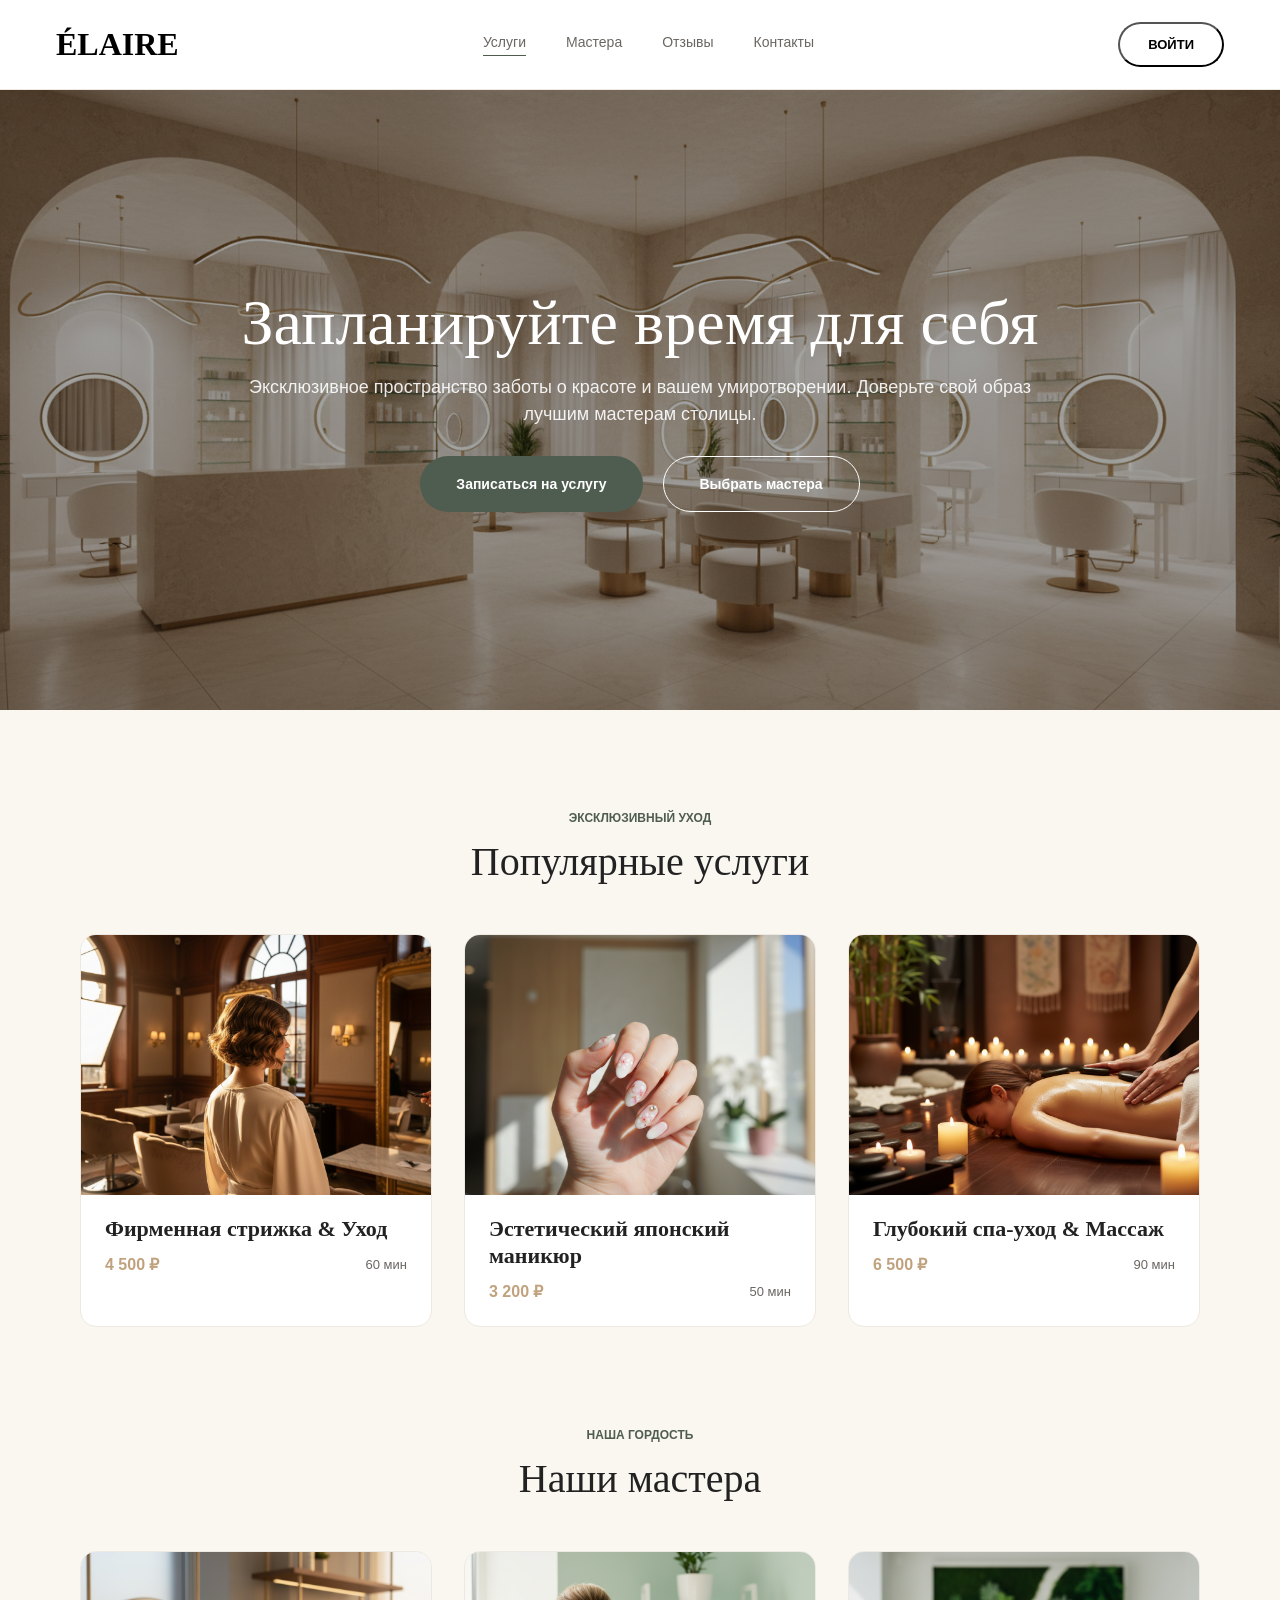
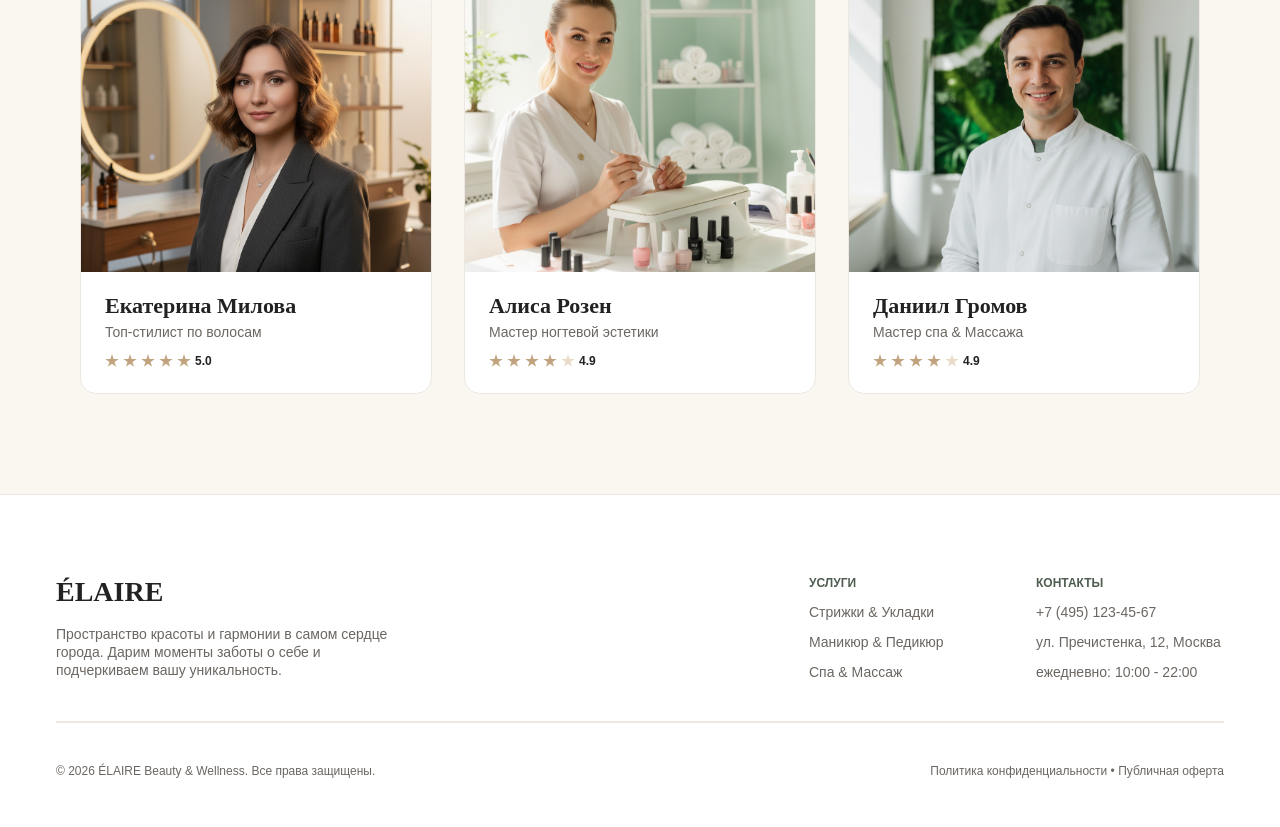
<file: frontend-1-complete/index.html>
<!DOCTYPE html>
<html lang="ru">
  <head>
    <meta charset="UTF-8" />
    <link rel="icon" type="image/svg+xml" href="/favicon.svg" />
    <meta name="viewport" content="width=device-width, initial-scale=1.0" />
    <title>ÉLAIRE — Салон услуг</title>
    <link rel="stylesheet" href="home.css" />
  </head>
  <body>
    <div class="page">
      <!-- header -->
      <header class="header">
        <div class="logo">
          <span class="logo-text">ÉLAIRE</span>
        </div>
        <nav class="nav-links">
          <div class="nav-item active"><a href="#">Услуги</a></div>
          <div class="nav-item"><a href="#">Мастера</a></div>
          <div class="nav-item"><a href="#">Отзывы</a></div>
          <div class="nav-item"><a href="#">Контакты</a></div>
        </nav>
        <button class="login-button"><span>Войти</span></button>
      </header>

      <!-- hero -->
      <section class="hero">
        <div class="hero-text-container">
          <h1 class="hero-title">Запланируйте время для себя</h1>
          <p class="hero-desc">
            Эксклюзивное пространство заботы о красоте и вашем умиротворении.
            Доверьте свой образ лучшим мастерам столицы.
          </p>
        </div>
        <div class="hero-ctas">
          <button
            class="cta-service"
            onclick="window.location.href='services.html'"
          >
            Записаться на услугу
          </button>
          <button class="cta-master">Выбрать мастера</button>
        </div>
      </section>

      <!-- popular services -->
      <section class="popular-services">
        <div class="section-header">
          <span class="section-tag">Эксклюзивный уход</span>
          <h2 class="section-title">Популярные услуги</h2>
        </div>
        <div class="services-grid">
          <article class="service-card">
            <div
              class="service-card-image"
              style="background-image: url('images/service-haircut.png')"
            ></div>
            <div class="service-card-body">
              <h3 class="service-card-title">Фирменная стрижка &amp; Уход</h3>
              <div class="service-card-meta">
                <span class="price">4 500 ₽</span>
                <span class="duration">60 мин</span>
              </div>
            </div>
          </article>
          <article class="service-card">
            <div
              class="service-card-image"
              style="background-image: url('images/service-manicure.png')"
            ></div>
            <div class="service-card-body">
              <h3 class="service-card-title">Эстетический японский маникюр</h3>
              <div class="service-card-meta">
                <span class="price">3 200 ₽</span>
                <span class="duration">50 мин</span>
              </div>
            </div>
          </article>
          <article class="service-card">
            <div
              class="service-card-image"
              style="background-image: url('images/service-spa.png')"
            ></div>
            <div class="service-card-body">
              <h3 class="service-card-title">Глубокий спа-уход &amp; Массаж</h3>
              <div class="service-card-meta">
                <span class="price">6 500 ₽</span>
                <span class="duration">90 мин</span>
              </div>
            </div>
          </article>
        </div>
      </section>

      <!-- our masters -->
      <section class="our-masters">
        <div class="section-header">
          <span class="section-tag">Наша гордость</span>
          <h2 class="section-title">Наши мастера</h2>
        </div>
        <div class="masters-grid">
          <article class="master-card">
            <div
              class="master-card-image"
              style="background-image: url('images/master-ekaterina.png')"
            ></div>
            <div class="master-card-body">
              <div class="master-info">
                <h3 class="master-name">Екатерина Милова</h3>
                <span class="master-role">Топ-стилист по волосам</span>
              </div>
              <div class="stars">
                <span class="star"></span>
                <span class="star"></span>
                <span class="star"></span>
                <span class="star"></span>
                <span class="star"></span>
                <span class="rating">5.0</span>
              </div>
            </div>
          </article>
          <article class="master-card">
            <div
              class="master-card-image"
              style="background-image: url('images/master-alisa.png')"
            ></div>
            <div class="master-card-body">
              <div class="master-info">
                <h3 class="master-name">Алиса Розен</h3>
                <span class="master-role">Мастер ногтевой эстетики</span>
              </div>
              <div class="stars">
                <span class="star"></span>
                <span class="star"></span>
                <span class="star"></span>
                <span class="star"></span>
                <span class="star star-empty"></span>
                <span class="rating">4.9</span>
              </div>
            </div>
          </article>
          <article class="master-card">
            <div
              class="master-card-image"
              style="background-image: url('images/master-daniil.png')"
            ></div>
            <div class="master-card-body">
              <div class="master-info">
                <h3 class="master-name">Даниил Громов</h3>
                <span class="master-role">Мастер спа &amp; Массажа</span>
              </div>
              <div class="stars">
                <span class="star"></span>
                <span class="star"></span>
                <span class="star"></span>
                <span class="star"></span>
                <span class="star star-empty"></span>
                <span class="rating">4.9</span>
              </div>
            </div>
          </article>
        </div>
      </section>

      <!-- footer -->
      <footer class="footer">
        <div class="footer-top">
          <div class="footer-brand">
            <span class="brand-name">ÉLAIRE</span>
            <span class="brand-desc"
              >Пространство красоты и гармонии в самом сердце города. Дарим
              моменты заботы о себе и подчеркиваем вашу уникальность.</span
            >
          </div>
          <div class="footer-links-row">
            <div class="links-col" style="width: 147px">
              <span class="col-title">Услуги</span>
              <a href="#">Стрижки &amp; Укладки</a>
              <a href="#">Маникюр &amp; Педикюр</a>
              <a href="#">Спа &amp; Массаж</a>
            </div>
            <div class="links-col" style="width: 188px">
              <span class="col-title">Контакты</span>
              <a href="#">+7 (495) 123-45-67</a>
              <a href="#">ул. Пречистенка, 12, Москва</a>
              <a href="#">ежедневно: 10:00 - 22:00</a>
            </div>
          </div>
        </div>
        <div class="footer-line"></div>
        <div class="footer-bottom">
          <span class="copy"
            >© 2026 ÉLAIRE Beauty &amp; Wellness. Все права защищены.</span
          >
          <span class="legal"
            >Политика конфиденциальности • Публичная оферта</span
          >
        </div>
      </footer>
    </div>
  </body>
</html>
</file>
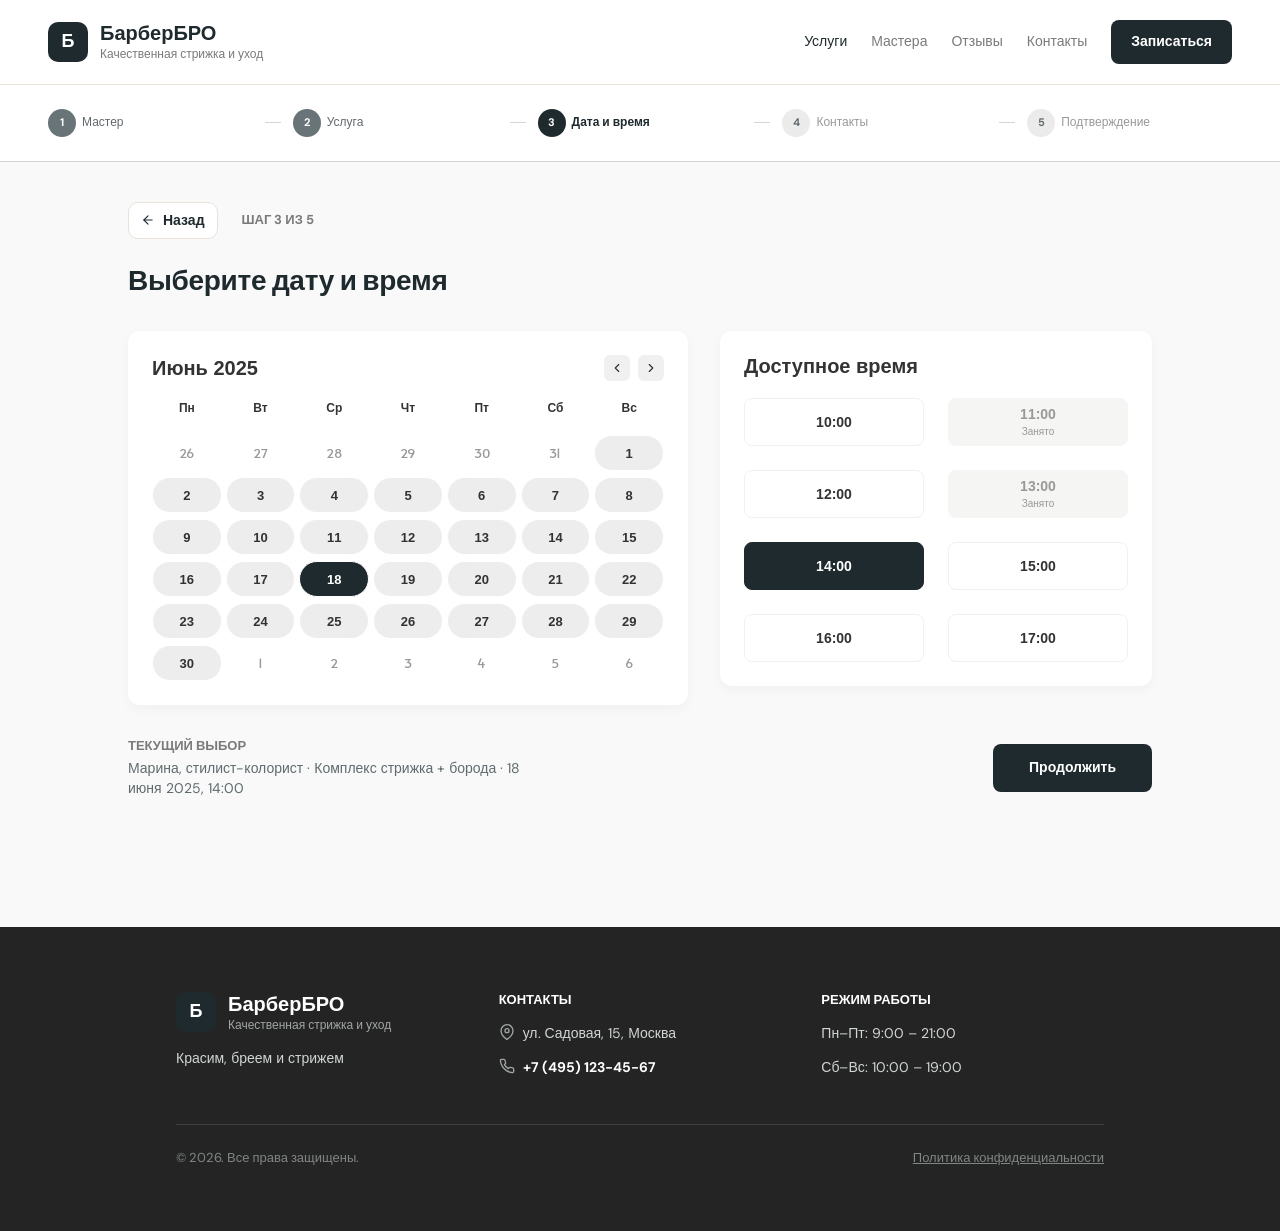
<file: frontend-1-practice/index.html>
<!DOCTYPE html>
<html lang="ru">
<head>
    <meta charset="UTF-8" />
    <meta name="viewport" content="width=device-width, initial-scale=1.0" />
    <title>БарберБРО — Запись</title>

    <link
        href="https://fonts.googleapis.com/css2?family=DM+Sans:wght@400;500;700&family=Alata&display=swap"
        rel="stylesheet"
    />
    <link rel="stylesheet" href="styles.css" />
</head>
<body>
    <!-- HEADER -->
    <header class="header">
        <div class="brand">
            <div class="logo-mark">Б</div>
            <div class="brand-text">
                <h1>БарберБРО</h1>
                <p>Качественная стрижка и уход</p>
            </div>
        </div>

        <nav class="nav">
            <a href="#" class="active">Услуги</a>
            <a href="#">Мастера</a>
            <a href="#">Отзывы</a>
            <a href="#">Контакты</a>
            <button class="btn-book" type="button">Записаться</button>
        </nav>
    </header>

    <!-- STEPPER -->
    <div class="stepper">
        <div class="step">
            <div class="step-num done">1</div>
            <div class="step-label">Мастер</div>
        </div>

        <div class="step-line"></div>

        <div class="step">
            <div class="step-num done">2</div>
            <div class="step-label">Услуга</div>
        </div>

        <div class="step-line"></div>

        <div class="step">
            <div class="step-num active">3</div>
            <div class="step-label active">Дата и время</div>
        </div>

        <div class="step-line"></div>

        <div class="step">
            <div class="step-num">4</div>
            <div class="step-label muted">Контакты</div>
        </div>

        <div class="step-line"></div>

        <div class="step">
            <div class="step-num">5</div>
            <div class="step-label muted">Подтверждение</div>
        </div>
    </div>

    <!-- MAIN -->
    <main class="main">
        <div class="page-head">
            <button class="btn-back" type="button">
                <svg
                    width="14"
                    height="14"
                    viewBox="0 0 24 24"
                    fill="none"
                    stroke="currentColor"
                    stroke-width="2"
                    stroke-linecap="round"
                    stroke-linejoin="round"
                    aria-hidden="true"
                >
                    <line x1="19" y1="12" x2="5" y2="12" />
                    <polyline points="12 19 5 12 12 5" />
                </svg>
                Назад
            </button>

            <span class="step-indicator">Шаг 3 из 5</span>
            <h2>Выберите дату и время</h2>
        </div>

        <div class="layout">
            <!-- CALENDAR -->
            <section class="cal-card" aria-label="Календарь записи">
                <div class="cal-head">
                    <h3>Июнь 2025</h3>

                    <div class="cal-nav">
                        <button type="button" aria-label="Предыдущий месяц">
                            <svg
                                width="14"
                                height="14"
                                viewBox="0 0 24 24"
                                fill="none"
                                stroke="#333"
                                stroke-width="2"
                                stroke-linecap="round"
                                stroke-linejoin="round"
                                aria-hidden="true"
                            >
                                <polyline points="15 18 9 12 15 6" />
                            </svg>
                        </button>

                        <button type="button" aria-label="Следующий месяц">
                            <svg
                                width="14"
                                height="14"
                                viewBox="0 0 24 24"
                                fill="none"
                                stroke="#333"
                                stroke-width="2"
                                stroke-linecap="round"
                                stroke-linejoin="round"
                                aria-hidden="true"
                            >
                                <polyline points="9 18 15 12 9 6" />
                            </svg>
                        </button>
                    </div>
                </div>

                <div class="cal-dow-row" aria-hidden="true">
                    <div class="cal-dow">Пн</div>
                    <div class="cal-dow">Вт</div>
                    <div class="cal-dow">Ср</div>
                    <div class="cal-dow">Чт</div>
                    <div class="cal-dow">Пт</div>
                    <div class="cal-dow">Сб</div>
                    <div class="cal-dow">Вс</div>
                </div>

                <div class="cal-grid">
                    <!-- Май -->
                    <div class="cal-day muted">26</div>
                    <div class="cal-day muted">27</div>
                    <div class="cal-day muted">28</div>
                    <div class="cal-day muted">29</div>
                    <div class="cal-day muted">30</div>
                    <div class="cal-day muted">31</div>

                    <!-- Июнь -->
                    <button class="cal-day" type="button">1</button>
                    <button class="cal-day" type="button">2</button>
                    <button class="cal-day" type="button">3</button>
                    <button class="cal-day" type="button">4</button>
                    <button class="cal-day" type="button">5</button>
                    <button class="cal-day" type="button">6</button>
                    <button class="cal-day" type="button">7</button>
                    <button class="cal-day" type="button">8</button>
                    <button class="cal-day" type="button">9</button>
                    <button class="cal-day" type="button">10</button>
                    <button class="cal-day" type="button">11</button>
                    <button class="cal-day" type="button">12</button>
                    <button class="cal-day" type="button">13</button>
                    <button class="cal-day" type="button">14</button>
                    <button class="cal-day" type="button">15</button>
                    <button class="cal-day" type="button">16</button>
                    <button class="cal-day" type="button">17</button>
                    <button class="cal-day selected" type="button" aria-pressed="true">18</button>
                    <button class="cal-day" type="button">19</button>
                    <button class="cal-day" type="button">20</button>
                    <button class="cal-day" type="button">21</button>
                    <button class="cal-day" type="button">22</button>
                    <button class="cal-day" type="button">23</button>
                    <button class="cal-day" type="button">24</button>
                    <button class="cal-day" type="button">25</button>
                    <button class="cal-day" type="button">26</button>
                    <button class="cal-day" type="button">27</button>
                    <button class="cal-day" type="button">28</button>
                    <button class="cal-day" type="button">29</button>
                    <button class="cal-day" type="button">30</button>

                    <!-- Июль -->
                    <div class="cal-day muted">1</div>
                    <div class="cal-day muted">2</div>
                    <div class="cal-day muted">3</div>
                    <div class="cal-day muted">4</div>
                    <div class="cal-day muted">5</div>
                    <div class="cal-day muted">6</div>
                </div>
            </section>

            <!-- TIME -->
            <section class="time-card" aria-label="Выбор времени">
                <h3>Доступное время</h3>

                <div class="time-grid">
                    <button class="time-slot" type="button">10:00</button>

                    <button class="time-slot busy" type="button" disabled>
                        11:00
                        <span>Занято</span>
                    </button>

                    <button class="time-slot" type="button">12:00</button>

                    <button class="time-slot busy" type="button" disabled>
                        13:00
                        <span>Занято</span>
                    </button>

                    <button class="time-slot selected" type="button" aria-pressed="true">
                        14:00
                    </button>

                    <button class="time-slot" type="button">15:00</button>
                    <button class="time-slot" type="button">16:00</button>
                    <button class="time-slot" type="button">17:00</button>
                </div>
            </section>
        </div>

        <!-- BOTTOM BAR -->
        <div class="bottom">
            <div class="summary">
                <div class="summary-label">Текущий выбор</div>
                <div class="summary-text">
                    Марина, стилист-колорист · Комплекс стрижка + борода ·
                    18 июня 2025, 14:00
                </div>
            </div>

            <button class="btn-continue" type="button">Продолжить</button>
        </div>
    </main>

    <!-- FOOTER -->
    <footer class="footer">
        <div class="footer-grid">
            <div class="footer-col brand-col">
                <div class="brand">
                    <div class="logo-mark">Б</div>

                    <div class="brand-text">
                        <div class="brand-name">БарберБРО</div>
                        <p>Качественная стрижка и уход</p>
                    </div>
                </div>

                <p class="footer-tag">Красим, бреем и стрижем</p>
            </div>

            <div class="footer-col">
                <h4>Контакты</h4>

                <a href="#" class="footer-link">
                    <svg
                        width="16"
                        height="16"
                        viewBox="0 0 24 24"
                        fill="none"
                        stroke="#A0A5A5"
                        stroke-width="2"
                        stroke-linecap="round"
                        stroke-linejoin="round"
                        aria-hidden="true"
                    >
                        <path d="M21 10c0 7-9 13-9 13s-9-6-9-13a9 9 0 0 1 18 0z" />
                        <circle cx="12" cy="10" r="3" />
                    </svg>
                    ул. Садовая, 15, Москва
                </a>

                <a href="tel:+74951234567" class="footer-link phone">
                    <svg
                        width="16"
                        height="16"
                        viewBox="0 0 24 24"
                        fill="none"
                        stroke="#A0A5A5"
                        stroke-width="2"
                        stroke-linecap="round"
                        stroke-linejoin="round"
                        aria-hidden="true"
                    >
                        <path d="M22 16.92v3a2 2 0 0 1-2.18 2 19.79 19.79 0 0 1-8.63-3.07 19.5 19.5 0 0 1-6-6 19.79 19.79 0 0 1-3.07-8.67A2 2 0 0 1 4.11 2h3a2 2 0 0 1 2 1.72 12.84 12.84 0 0 0 .7 2.81 2 2 0 0 1-.45 2.11L8.09 9.91a16 16 0 0 0 6 6l1.27-1.27a2 2 0 0 1 2.11-.45 12.84 12.84 0 0 0 2.81.7A2 2 0 0 1 22 16.92z" />
                    </svg>
                    +7 (495) 123-45-67
                </a>
            </div>

            <div class="footer-col">
                <h4>Режим работы</h4>
                <p>Пн–Пт: 9:00 – 21:00</p>
                <p>Сб–Вс: 10:00 – 19:00</p>
            </div>
        </div>

        <div class="footer-bottom">
            <p>© 2026. Все права защищены.</p>
            <a href="#">Политика конфиденциальности</a>
        </div>
    </footer>
</body>
</html>
</file>
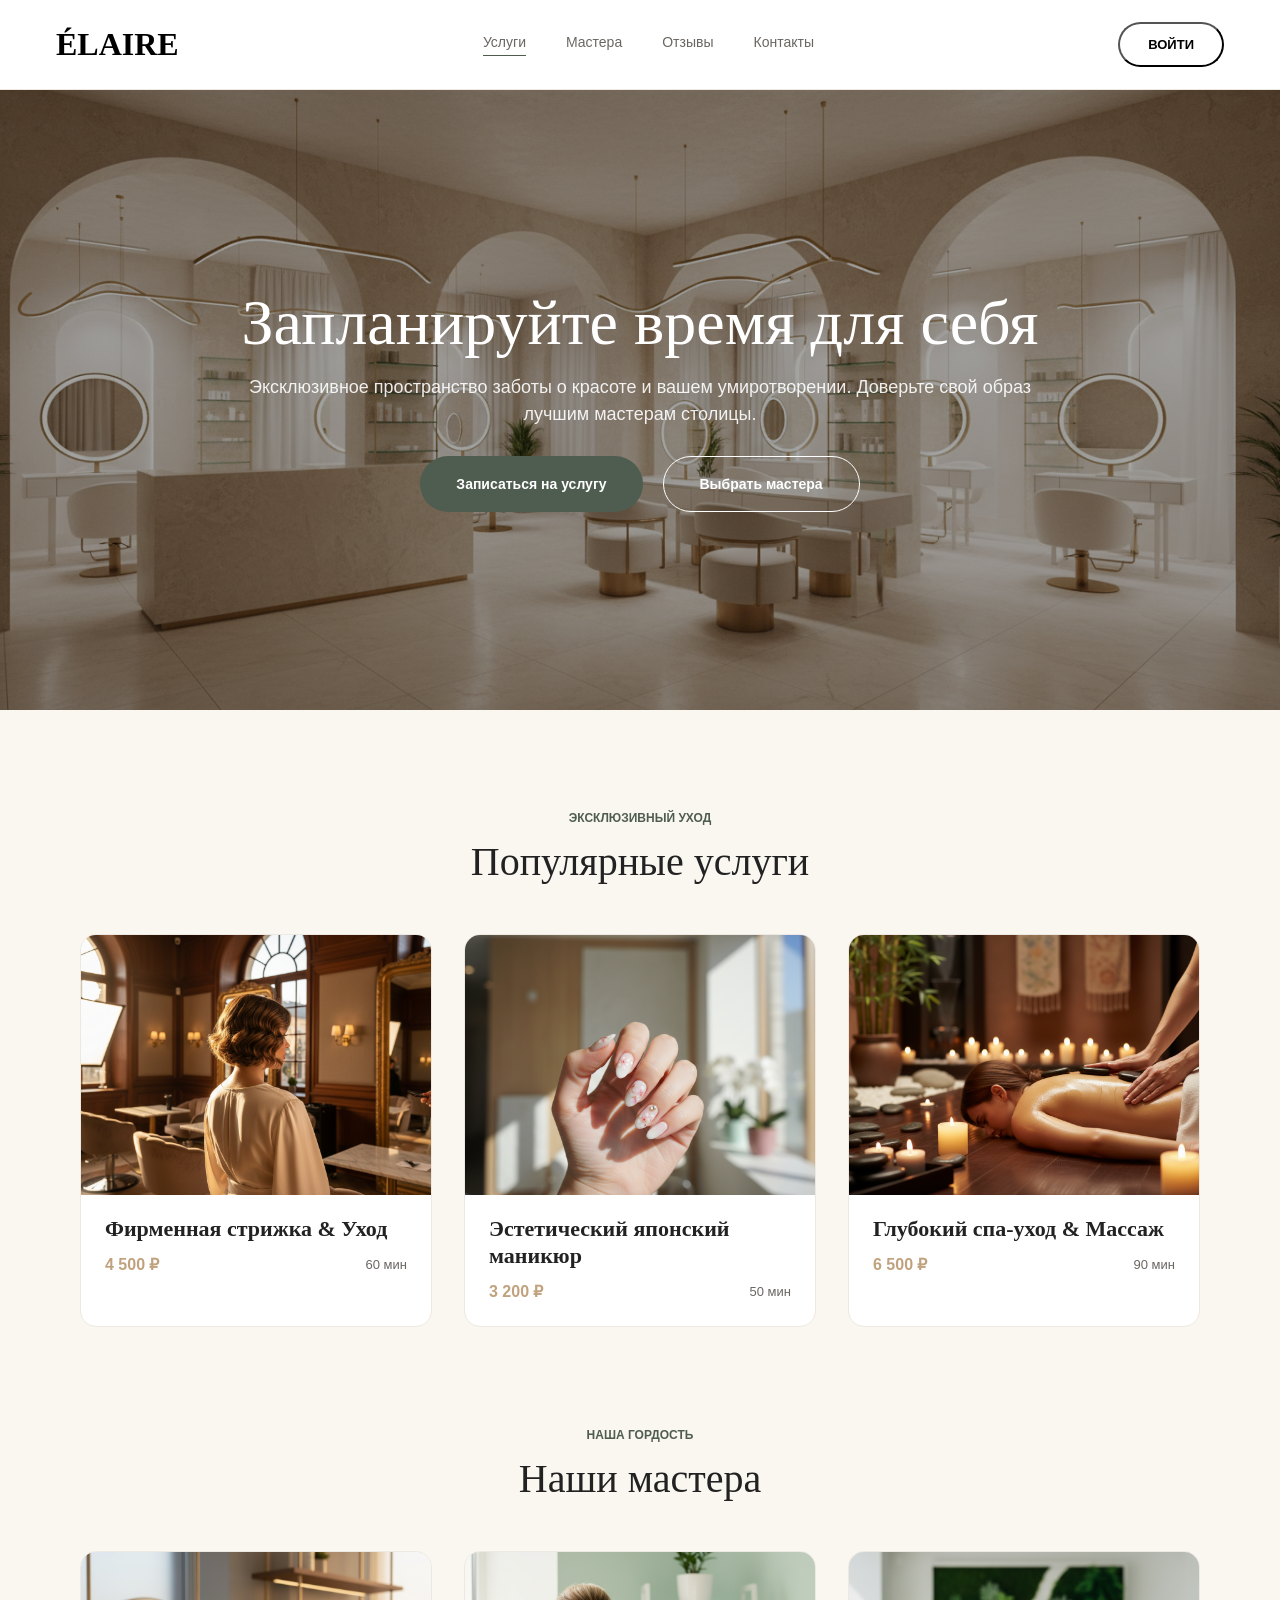
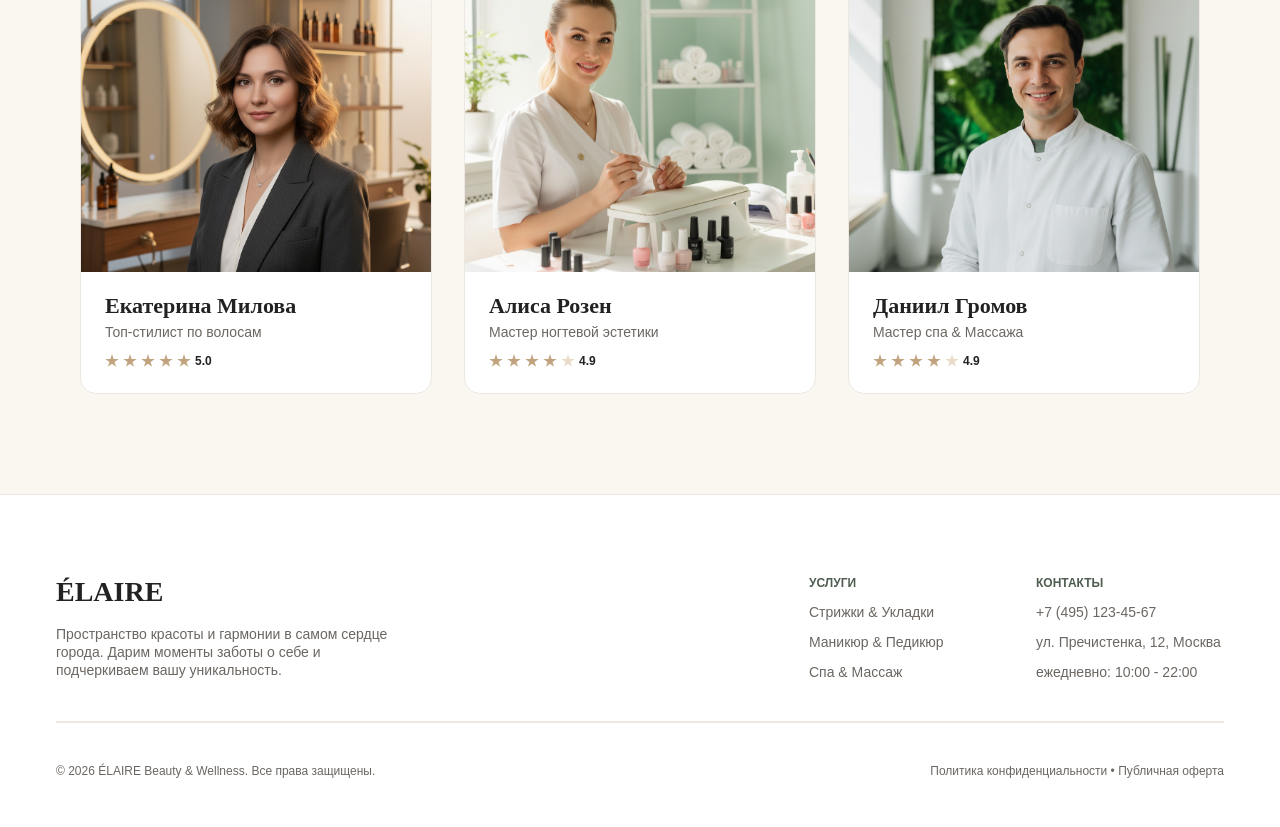
<file: frontend-2-complete/index.html>
<!DOCTYPE html>
<html lang="ru">
  <head>
    <meta charset="UTF-8" />
    <link rel="icon" type="image/svg+xml" href="/favicon.svg" />
    <meta name="viewport" content="width=device-width, initial-scale=1.0" />
    <title>ÉLAIRE — Салон услуг</title>
    <link rel="stylesheet" href="home.css" />
  </head>
  <body>
    <div class="page">
      <!-- header -->
      <header class="header">
        <div class="logo">
          <span class="logo-text">ÉLAIRE</span>
        </div>
        <nav class="nav-links">
          <div class="nav-item active"><a href="#">Услуги</a></div>
          <div class="nav-item"><a href="#">Мастера</a></div>
          <div class="nav-item"><a href="#">Отзывы</a></div>
          <div class="nav-item"><a href="#">Контакты</a></div>
        </nav>
        <button class="login-button"><span>Войти</span></button>
      </header>

      <!-- hero -->
      <section class="hero">
        <div class="hero-text-container">
          <h1 class="hero-title">Запланируйте время для себя</h1>
          <p class="hero-desc">
            Эксклюзивное пространство заботы о красоте и вашем умиротворении.
            Доверьте свой образ лучшим мастерам столицы.
          </p>
        </div>
        <div class="hero-ctas">
          <button class="cta-service">Записаться на услугу</button>
          <button class="cta-master">Выбрать мастера</button>
        </div>
      </section>

      <!-- popular services -->
      <section class="popular-services">
        <div class="section-header">
          <span class="section-tag">Эксклюзивный уход</span>
          <h2 class="section-title">Популярные услуги</h2>
        </div>
        <div class="services-grid">
          <article class="service-card">
            <div
              class="service-card-image"
              style="background-image: url('images/service-haircut.png')"
            ></div>
            <div class="service-card-body">
              <h3 class="service-card-title">Фирменная стрижка &amp; Уход</h3>
              <div class="service-card-meta">
                <span class="price">4 500 ₽</span>
                <span class="duration">60 мин</span>
              </div>
            </div>
          </article>
          <article class="service-card">
            <div
              class="service-card-image"
              style="background-image: url('images/service-manicure.png')"
            ></div>
            <div class="service-card-body">
              <h3 class="service-card-title">Эстетический японский маникюр</h3>
              <div class="service-card-meta">
                <span class="price">3 200 ₽</span>
                <span class="duration">50 мин</span>
              </div>
            </div>
          </article>
          <article class="service-card">
            <div
              class="service-card-image"
              style="background-image: url('images/service-spa.png')"
            ></div>
            <div class="service-card-body">
              <h3 class="service-card-title">Глубокий спа-уход &amp; Массаж</h3>
              <div class="service-card-meta">
                <span class="price">6 500 ₽</span>
                <span class="duration">90 мин</span>
              </div>
            </div>
          </article>
        </div>
      </section>

      <!-- our masters -->
      <section class="our-masters">
        <div class="section-header">
          <span class="section-tag">Наша гордость</span>
          <h2 class="section-title">Наши мастера</h2>
        </div>
        <div class="masters-grid">
          <article class="master-card">
            <div
              class="master-card-image"
              style="background-image: url('images/master-ekaterina.png')"
            ></div>
            <div class="master-card-body">
              <div class="master-info">
                <h3 class="master-name">Екатерина Милова</h3>
                <span class="master-role">Топ-стилист по волосам</span>
              </div>
              <div class="stars">
                <span class="star"></span>
                <span class="star"></span>
                <span class="star"></span>
                <span class="star"></span>
                <span class="star"></span>
                <span class="rating">5.0</span>
              </div>
            </div>
          </article>
          <article class="master-card">
            <div
              class="master-card-image"
              style="background-image: url('images/master-alisa.png')"
            ></div>
            <div class="master-card-body">
              <div class="master-info">
                <h3 class="master-name">Алиса Розен</h3>
                <span class="master-role">Мастер ногтевой эстетики</span>
              </div>
              <div class="stars">
                <span class="star"></span>
                <span class="star"></span>
                <span class="star"></span>
                <span class="star"></span>
                <span class="star star-empty"></span>
                <span class="rating">4.9</span>
              </div>
            </div>
          </article>
          <article class="master-card">
            <div
              class="master-card-image"
              style="background-image: url('images/master-daniil.png')"
            ></div>
            <div class="master-card-body">
              <div class="master-info">
                <h3 class="master-name">Даниил Громов</h3>
                <span class="master-role">Мастер спа &amp; Массажа</span>
              </div>
              <div class="stars">
                <span class="star"></span>
                <span class="star"></span>
                <span class="star"></span>
                <span class="star"></span>
                <span class="star star-empty"></span>
                <span class="rating">4.9</span>
              </div>
            </div>
          </article>
        </div>
      </section>

      <!-- footer -->
      <footer class="footer">
        <div class="footer-top">
          <div class="footer-brand">
            <span class="brand-name">ÉLAIRE</span>
            <span class="brand-desc"
              >Пространство красоты и гармонии в самом сердце города. Дарим
              моменты заботы о себе и подчеркиваем вашу уникальность.</span
            >
          </div>
          <div class="footer-links-row">
            <div class="links-col" style="width: 147px">
              <span class="col-title">Услуги</span>
              <a href="#">Стрижки &amp; Укладки</a>
              <a href="#">Маникюр &amp; Педикюр</a>
              <a href="#">Спа &amp; Массаж</a>
            </div>
            <div class="links-col" style="width: 188px">
              <span class="col-title">Контакты</span>
              <a href="#">+7 (495) 123-45-67</a>
              <a href="#">ул. Пречистенка, 12, Москва</a>
              <a href="#">ежедневно: 10:00 - 22:00</a>
            </div>
          </div>
        </div>
        <div class="footer-line"></div>
        <div class="footer-bottom">
          <span class="copy"
            >© 2026 ÉLAIRE Beauty &amp; Wellness. Все права защищены.</span
          >
          <span class="legal"
            >Политика конфиденциальности • Публичная оферта</span
          >
        </div>
      </footer>
    </div>
    <script src="./home.js"></script>
  </body>
</html>
</file>
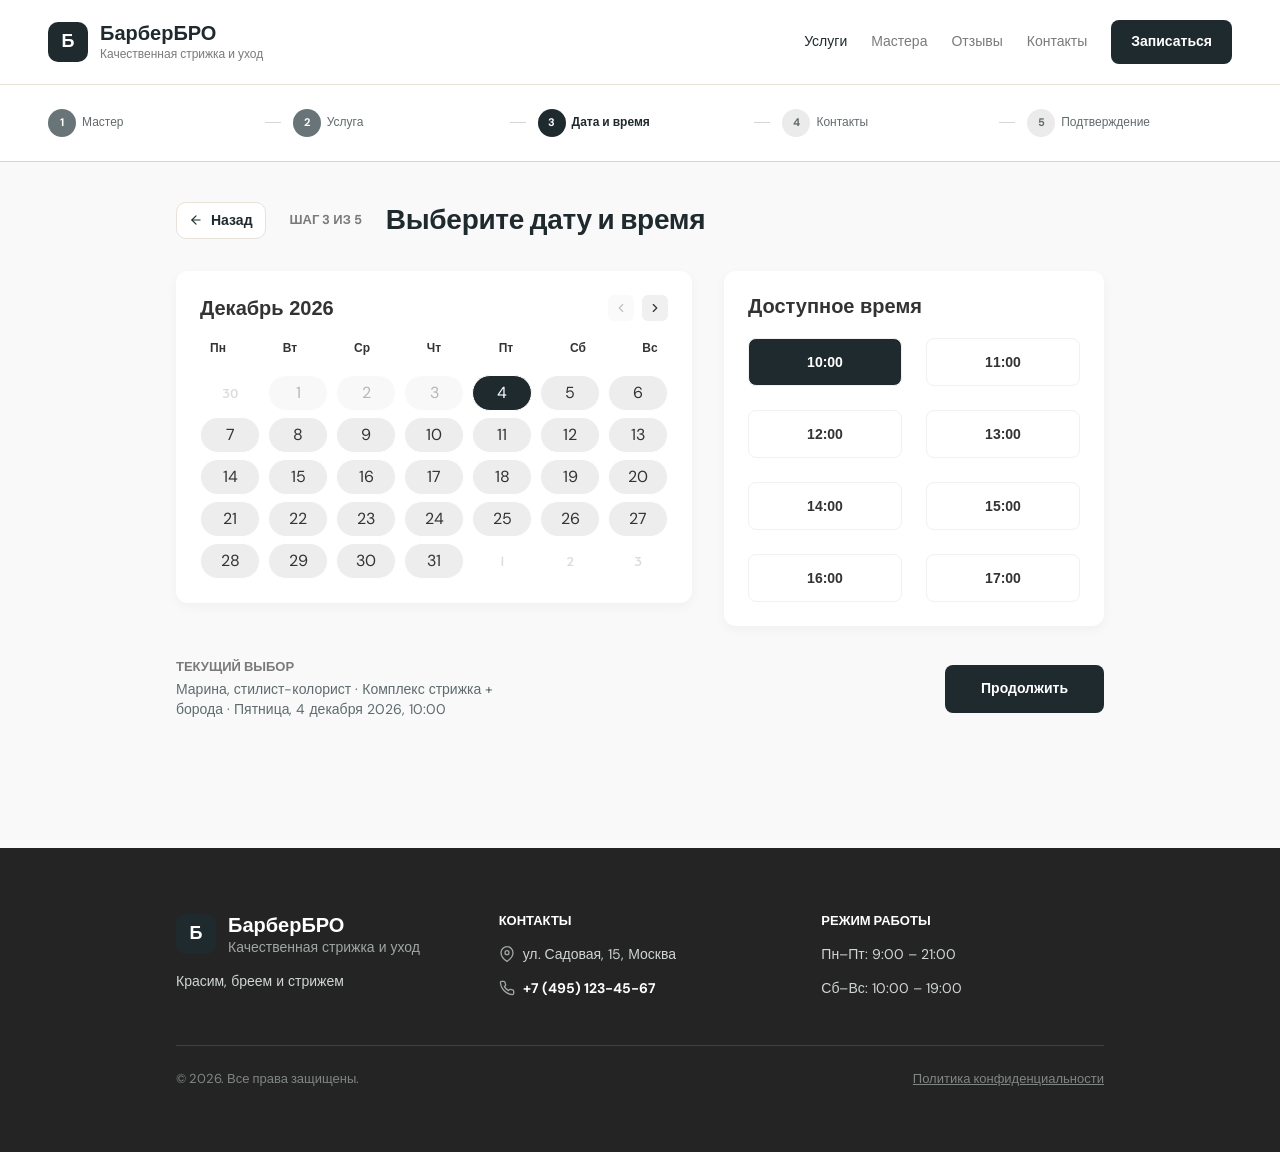
<file: frontend-2-practice/index.html>
<!DOCTYPE html>
<html lang="ru">
	<head>
		<meta charset="UTF-8" />
		<meta name="viewport" content="width=device-width, initial-scale=1.0" />
		<title>БарберБРО — Запись</title>
		<link
			href="https://fonts.googleapis.com/css2?family=DM+Sans:wght@400;500;700&family=Alata&display=swap"
			rel="stylesheet"
		/>
		<link rel="stylesheet" href="styles.css" />
	</head>
	<body>
		<!-- HEADER -->
		<header class="header">
			<div class="brand">
				<div class="logo-mark">Б</div>
				<div class="brand-text">
					<h1>БарберБРО</h1>
					<p>Качественная стрижка и уход</p>
				</div>
			</div>
			<nav class="nav">
				<a href="#" class="active">Услуги</a>
				<a href="#">Мастера</a>
				<a href="#">Отзывы</a>
				<a href="#">Контакты</a>
				<button class="btn-book">Записаться</button>
			</nav>
		</header>

		<!-- STEPPER -->
		<div class="stepper">
			<div class="step">
				<div class="step-num done">1</div>
				<div class="step-label">Мастер</div>
			</div>
			<div class="step-line"></div>
			<div class="step">
				<div class="step-num done">2</div>
				<div class="step-label">Услуга</div>
			</div>
			<div class="step-line"></div>
			<div class="step">
				<div class="step-num active">3</div>
				<div class="step-label active">Дата и время</div>
			</div>
			<div class="step-line"></div>
			<div class="step">
				<div class="step-num">4</div>
				<div class="step-label muted">Контакты</div>
			</div>
			<div class="step-line"></div>
			<div class="step">
				<div class="step-num">5</div>
				<div class="step-label muted">Подтверждение</div>
			</div>
		</div>

		<!-- MAIN -->
		<main class="main">
			<div class="page-head">
				<button class="btn-back">
					<svg
						width="14"
						height="14"
						viewBox="0 0 24 24"
						fill="none"
						stroke="currentColor"
						stroke-width="2"
						stroke-linecap="round"
						stroke-linejoin="round"
					>
						<line x1="19" y1="12" x2="5" y2="12" />
						<polyline points="12 19 5 12 12 5" />
					</svg>
					Назад
				</button>
				<span class="step-indicator">Шаг 3 из 5</span>
				<h2>Выберите дату и время</h2>
			</div>

			<div class="layout">
				<!-- CALENDAR -->
				<section class="cal-card">
					<div class="cal-head">
						<h3>Июнь 2025</h3>
						<div class="cal-nav">
							<button aria-label="Предыдущий месяц">
								<svg
									width="14"
									height="14"
									viewBox="0 0 24 24"
									fill="none"
									stroke="#333"
									stroke-width="2"
									stroke-linecap="round"
									stroke-linejoin="round"
								>
									<polyline points="15 18 9 12 15 6" />
								</svg>
							</button>
							<button aria-label="Следующий месяц">
								<svg
									width="14"
									height="14"
									viewBox="0 0 24 24"
									fill="none"
									stroke="#333"
									stroke-width="2"
									stroke-linecap="round"
									stroke-linejoin="round"
								>
									<polyline points="9 18 15 12 9 6" />
								</svg>
							</button>
						</div>
					</div>

					<div class="cal-dow-row">
						<div class="cal-dow">Пн</div>
						<div class="cal-dow">Вт</div>
						<div class="cal-dow">Ср</div>
						<div class="cal-dow">Чт</div>
						<div class="cal-dow">Пт</div>
						<div class="cal-dow">Сб</div>
						<div class="cal-dow">Вс</div>
					</div>

					<div class="cal-grid">
						<div class="cal-day muted">26</div>
						<div class="cal-day muted">27</div>
						<div class="cal-day muted">28</div>
						<div class="cal-day muted">29</div>
						<div class="cal-day muted">30</div>
						<div class="cal-day muted">31</div>
						<div class="cal-day muted">1</div>

						<div class="cal-day">2</div>
						<div class="cal-day">3</div>
						<div class="cal-day">4</div>
						<div class="cal-day">5</div>
						<div class="cal-day">6</div>
						<div class="cal-day muted">7</div>
						<div class="cal-day muted">8</div>

						<div class="cal-day">9</div>
						<div class="cal-day">10</div>
						<div class="cal-day">11</div>
						<div class="cal-day">12</div>
						<div class="cal-day">13</div>
						<div class="cal-day">14</div>
						<div class="cal-day">15</div>

						<div class="cal-day">16</div>
						<div class="cal-day">17</div>
						<div class="cal-day selected">18</div>
						<div class="cal-day">19</div>
						<div class="cal-day">20</div>
						<div class="cal-day">21</div>
						<div class="cal-day">22</div>

						<div class="cal-day">23</div>
						<div class="cal-day">24</div>
						<div class="cal-day">25</div>
						<div class="cal-day">26</div>
						<div class="cal-day">27</div>
						<div class="cal-day">28</div>
						<div class="cal-day">29</div>

						<div class="cal-day">30</div>
						<div class="cal-day muted">1</div>
						<div class="cal-day muted">2</div>
						<div class="cal-day muted">3</div>
						<div class="cal-day muted">4</div>
						<div class="cal-day muted">5</div>
						<div class="cal-day muted">6</div>
					</div>
				</section>

				<!-- TIME -->
				<section class="time-card">
					<h3>Доступное время</h3>
					<div class="time-grid">
						<button class="time-slot">10:00</button>
						<button class="time-slot busy">11:00<span>Занято</span></button>
						<button class="time-slot">12:00</button>
						<button class="time-slot busy">13:00<span>Занято</span></button>
						<button class="time-slot selected">14:00</button>
						<button class="time-slot">15:00</button>
						<button class="time-slot">16:00</button>
						<button class="time-slot">17:00</button>
					</div>
				</section>
			</div>

			<!-- BOTTOM BAR -->
			<div class="bottom">
				<div class="summary">
					<div class="summary-label">Текущий выбор</div>
					<div class="summary-text">
						Марина, стилист-колорист · Комплекс стрижка + борода · 18 июня 2025,
						14:00
					</div>
				</div>
				<button class="btn-continue">Продолжить</button>
			</div>
		</main>

		<!-- FOOTER -->
		<footer class="footer">
			<div class="footer-grid">
				<div class="footer-col brand-col">
					<div class="brand">
						<div class="logo-mark">Б</div>
						<div class="brand-text">
							<h1>БарберБРО</h1>
							<p>Качественная стрижка и уход</p>
						</div>
					</div>
					<p class="footer-tag">Красим, бреем и стрижем</p>
				</div>

				<div class="footer-col">
					<h4>Контакты</h4>
					<a href="#" class="footer-link">
						<svg
							width="16"
							height="16"
							viewBox="0 0 24 24"
							fill="none"
							stroke="#A0A5A5"
							stroke-width="2"
							stroke-linecap="round"
							stroke-linejoin="round"
						>
							<path d="M21 10c0 7-9 13-9 13s-9-6-9-13a9 9 0 0 1 18 0z" />
							<circle cx="12" cy="10" r="3" />
						</svg>
						ул. Садовая, 15, Москва
					</a>
					<a href="tel:+74951234567" class="footer-link phone">
						<svg
							width="16"
							height="16"
							viewBox="0 0 24 24"
							fill="none"
							stroke="#A0A5A5"
							stroke-width="2"
							stroke-linecap="round"
							stroke-linejoin="round"
						>
							<path
								d="M22 16.92v3a2 2 0 0 1-2.18 2 19.79 19.79 0 0 1-8.63-3.07 19.5 19.5 0 0 1-6-6 19.79 19.79 0 0 1-3.07-8.67A2 2 0 0 1 4.11 2h3a2 2 0 0 1 2 1.72 12.84 12.84 0 0 0 .7 2.81 2 2 0 0 1-.45 2.11L8.09 9.91a16 16 0 0 0 6 6l1.27-1.27a2 2 0 0 1 2.11-.45 12.84 12.84 0 0 0 2.81.7A2 2 0 0 1 22 16.92z"
							/>
						</svg>
						+7 (495) 123-45-67
					</a>
				</div>

				<div class="footer-col">
					<h4>Режим работы</h4>
					<p>Пн–Пт: 9:00 – 21:00</p>
					<p>Сб–Вс: 10:00 – 19:00</p>
				</div>
			</div>

			<div class="footer-bottom">
				<p>© 2026. Все права защищены.</p>
				<a href="#">Политика конфиденциальности</a>
			</div>
		</footer>
    <script src="script.js"></script>
	</body>
</html>
</file>
<file: frontend-1-complete/home.css>
/* ===== reset & base ===== */
* {
  margin: 0;
  padding: 0;
  box-sizing: border-box;
}

body {
  min-height: 100vh;
  font-family: "DM Sans", sans-serif;
}

.page {
  display: flex;
  flex-direction: column;
  min-height: 100vh;
  background: #faf6f0;
}

/* ===== header ===== */
.header {
  display: flex;
  flex-direction: row;
  justify-content: space-between;
  align-items: center;
  padding: 0px 56px;
  height: 90px;
  background: #ffffff;
  border-bottom: 1px solid #ede8e1;
}

.logo-text {
  font-family: "Cormorant Garamond", serif;
  font-weight: 600;
  font-size: 32px;
  line-height: 39px;
  cursor: pointer;
}

.nav-links {
  display: flex;
  flex-direction: row;
  gap: 40px;
}

.nav-item {
  padding-bottom: 4px;
  border-bottom: 1.5px solid transparent;
}

.nav-item.active {
  border-bottom-color: #4f5d50;
}

.nav-item a {
  font-size: 14px;
  line-height: 18px;
  color: #6b6661;
  text-decoration: none;
}

.login-button {
  padding: 12px 28px;
  border-radius: 100px;
  background: transparent;
  cursor: pointer;
  font-weight: 600;
  font-size: 13px;
  line-height: 17px;
  text-transform: uppercase;
}

/* ===== hero ===== */
.hero {
  display: flex;
  flex-direction: column;
  justify-content: center;
  align-items: center;
  padding: 0px 80px;
  gap: 28px;
  height: 620px;
  background: linear-gradient(0deg, rgba(0, 0, 0, 0.35), rgba(0, 0, 0, 0.35)),
    url("./images/hero-salon.png") center / cover no-repeat;
}

.hero-text-container {
  display: flex;
  flex-direction: column;
  align-items: center;
  gap: 16px;
  max-width: 800px;
}

.hero-title {
  font-family: "Cormorant Garamond", serif;
  font-weight: 400;
  font-size: 64px;
  line-height: 1.1;
  text-align: center;
  color: #ffffff;
}

.hero-desc {
  font-size: 18px;
  line-height: 1.5;
  text-align: center;
  color: #ffffff;
  opacity: 0.9;
}

.hero-ctas {
  display: flex;
  flex-direction: row;
  gap: 20px;
}

.cta-service {
  padding: 18px 36px;
  background: #4f5d50;
  border-radius: 100px;
  border: none;
  cursor: pointer;
  font-weight: 600;
  font-size: 14px;
  line-height: 18px;
  color: #ffffff;
}

.cta-service:hover {
  background: #3d4a3e;
}

.cta-master {
  padding: 18px 36px;
  background: transparent;
  border: 1px solid #ffffff;
  border-radius: 100px;
  cursor: pointer;
  font-weight: 600;
  font-size: 14px;
  line-height: 18px;
  color: #ffffff;
}

.cta-master:hover {
  background: rgba(255, 255, 255, 0.1);
}

/* ===== section header ===== */
.section-header {
  display: flex;
  flex-direction: column;
  align-items: center;
  gap: 12px;
  width: 100%;
}

.section-tag {
  font-weight: 700;
  font-size: 12px;
  line-height: 16px;
  text-transform: uppercase;
  color: #4f5d50;
}

.section-title {
  font-family: "Cormorant Garamond", serif;
  font-weight: 500;
  font-size: 40px;
  line-height: 48px;
  color: #222222;
}

/* ===== popular services ===== */
.popular-services {
  display: flex;
  flex-direction: column;
  align-items: flex-start;
  padding: 100px 80px 80px;
  gap: 48px;
  background: #faf6f0;
}

.services-grid {
  display: flex;
  flex-direction: row;
  gap: 32px;
  width: 100%;
}

.service-card {
  display: flex;
  flex-direction: column;
  align-items: flex-start;
  gap: 20px;
  flex: 1;
  padding-bottom: 24px;
  background: #ffffff;
  border: 1px solid #ede8e1;
  border-radius: 16px;
  overflow: hidden;
}

.service-card-image {
  width: 100%;
  height: 260px;
  background-size: cover;
  background-position: center;
  background-repeat: no-repeat;
}

.service-card-image--haircut {
  background-image: url("../images/service-haircut.png");
}

.service-card-image--manicure {
  background-image: url("../images/service-manicure.png");
}

.service-card-image--spa {
  background-image: url("../images/service-spa.png");
}

.service-card-body {
  display: flex;
  flex-direction: column;
  gap: 12px;
  padding: 0 24px;
  width: 100%;
}

.service-card-title {
  font-family: "Cormorant Garamond", serif;
  font-weight: 600;
  font-size: 22px;
  line-height: 27px;
  color: #222222;
}

.service-card-meta {
  display: flex;
  flex-direction: row;
  justify-content: space-between;
  align-items: center;
}

.service-card-meta .price {
  font-weight: 600;
  font-size: 16px;
  line-height: 21px;
  color: #c1a27e;
}

.service-card-meta .duration {
  font-size: 13px;
  line-height: 17px;
  color: #6b6661;
}

/* ===== our masters ===== */
.our-masters {
  display: flex;
  flex-direction: column;
  align-items: flex-start;
  padding: 20px 80px 100px;
  gap: 48px;
  background: #faf6f0;
}

.masters-grid {
  display: flex;
  flex-direction: row;
  gap: 32px;
  width: 100%;
}

.master-card {
  display: flex;
  flex-direction: column;
  align-items: flex-start;
  gap: 20px;
  flex: 1;
  padding-bottom: 24px;
  background: #ffffff;
  border: 1px solid #ede8e1;
  border-radius: 16px;
  overflow: hidden;
}

.master-card-image {
  width: 100%;
  height: 320px;
  background-size: cover;
  background-position: center;
  background-repeat: no-repeat;
}

.master-card-image--ekaterina {
  background-image: url("../images/master-ekaterina.png");
}

.master-card-image--alisa {
  background-image: url("../images/master-alisa.png");
}

.master-card-image--daniil {
  background-image: url("../images/master-daniil.png");
}

.master-card-body {
  display: flex;
  flex-direction: column;
  gap: 12px;
  padding: 0 24px;
  width: 100%;
}

.master-info {
  display: flex;
  flex-direction: column;
  gap: 4px;
}

.master-name {
  font-family: "Cormorant Garamond", serif;
  font-weight: 600;
  font-size: 22px;
  line-height: 27px;
  color: #222222;
}

.master-role {
  font-size: 14px;
  line-height: 18px;
  color: #6b6661;
}

.stars {
  display: flex;
  flex-direction: row;
  align-items: center;
  gap: 4px;
}

.star {
  width: 14px;
  height: 14px;
  background: #c1a27e;
  clip-path: polygon(
    50% 0%,
    61% 35%,
    98% 35%,
    68% 57%,
    79% 91%,
    50% 70%,
    21% 91%,
    32% 57%,
    2% 35%,
    39% 35%
  );
}

.star-empty {
  background: #eadbc8;
}

.rating {
  font-weight: 600;
  font-size: 12px;
  line-height: 16px;
  color: #222222;
}

/* ===== footer ===== */
.footer {
  background: #ffffff;
  display: flex;
  flex-direction: column;
  padding: 80px 56px 48px;
  border-top: 1px solid #ede8e1;
  margin-top: auto;
}

.footer-top {
  display: flex;
  flex-direction: row;
  justify-content: space-between;
  gap: 20px;
}

.footer-brand {
  display: flex;
  flex-direction: column;
  gap: 16px;
}

.footer-brand .brand-name {
  font-family: "Cormorant Garamond", serif;
  font-style: normal;
  font-weight: 600;
  font-size: 28px;
  line-height: 34px;
  color: #222222;
}

.footer-brand .brand-desc {
  max-width: 360px;
  font-size: 14px;
  line-height: 18px;
  color: #6b6661;
}

.footer-links-row {
  display: flex;
  flex-direction: row;
  gap: 80px;
}

.links-col {
  display: flex;
  flex-direction: column;
  gap: 12px;
}

.links-col .col-title {
  font-weight: 600;
  font-size: 12px;
  line-height: 16px;
  text-transform: uppercase;
  color: #4f5d50;
}

.links-col a {
  font-size: 14px;
  line-height: 18px;
  color: #6b6661;
  text-decoration: none;
}

.footer-line {
  border: 1px solid #ede8e1;
  margin-top: 40px;
  margin-bottom: 40px;
}

.footer-bottom {
  display: flex;
  flex-direction: row;
  justify-content: space-between;
  align-items: center;
  flex-grow: 0;
}

.footer-bottom .copy {
  font-size: 12px;
  line-height: 16px;
  color: #6b6661;
}

.footer-bottom .legal {
  font-size: 12px;
  line-height: 16px;
  color: #6b6661;
  margin-left: 20px;
}
</file>
<file: frontend-1-practice/styles.css>
/* RESET */
* {
    box-sizing: border-box;
    margin: 0;
    padding: 0;
}

body {
    font-family: 'DM Sans', sans-serif;
    background: #f9f9f9;
    color: #1f2a2e;
    line-height: 1.4;
    -webkit-font-smoothing: antialiased;
}

a {
    text-decoration: none;
    color: inherit;
}

button {
    font: inherit;
    cursor: pointer;
    border: none;
    background: none;
}

button:focus-visible,
a:focus-visible {
    outline: 2px solid #687478;
    outline-offset: 3px;
}

/* HEADER */
.header {
    display: flex;
    justify-content: space-between;
    align-items: center;
    gap: 24px;
    padding: 20px 48px;
    background: #fff;
    border-bottom: 1px solid #e8e2d9;
}

.brand {
    display: flex;
    align-items: center;
    gap: 12px;
    min-width: 0;
}

.logo-mark {
    width: 40px;
    height: 40px;
    background: #1f2a2e;
    border-radius: 10px;
    display: flex;
    align-items: center;
    justify-content: center;
    color: #fff;
    font-weight: 700;
    font-size: 18px;
    flex-shrink: 0;
}

.brand-text h1,
.brand-name {
    font-size: 20px;
    font-weight: 700;
    line-height: 26px;
}

.brand-text p {
    font-size: 12px;
    font-weight: 500;
    color: #7a7a7a;
}

.nav {
    display: flex;
    align-items: center;
    gap: 24px;
}

.nav a {
    font-size: 14px;
    font-weight: 500;
    color: #7a7a7a;
}

.nav a.active,
.nav a:hover {
    color: #1f2a2e;
}

.btn-book {
    padding: 12px 20px;
    background: #1f2a2e;
    color: #fff;
    font-weight: 700;
    font-size: 14px;
    border-radius: 8px;
    flex-shrink: 0;
}

.btn-book:hover,
.btn-continue:hover {
    background: #2a3136;
}

/* STEPPER */
.stepper {
    display: flex;
    align-items: center;
    gap: 12px;
    padding: 24px 48px;
    background: #fff;
    border-bottom: 1px solid #d5d5d5;
}

.step {
    display: flex;
    align-items: center;
    gap: 6px;
    flex: 1;
    min-width: 0;
}

.step-num {
    width: 28px;
    height: 28px;
    border-radius: 50%;
    background: #ebebeb;
    color: #626a6d;
    font-weight: 700;
    font-size: 11px;
    display: flex;
    align-items: center;
    justify-content: center;
    flex-shrink: 0;
}

.step-num.done {
    background: #687478;
    color: #fff;
}

.step-num.active {
    background: #1f2a2e;
    color: #fff;
}

.step-label {
    font-size: 12px;
    color: #626a6d;
    flex: 1;
    min-width: 0;
}

.step-label.active {
    color: #1f2a2e;
    font-weight: 700;
}

.step-label.muted {
    color: #999;
}

.step-line {
    width: 16px;
    height: 1px;
    background: #d5d5d5;
    flex-shrink: 0;
}

/* MAIN */
.main {
    width: 100%;
    max-width: 1120px;
    padding: 40px 48px 64px;
    margin: 0 auto;
}

.page-head {
    display: flex;
    align-items: center;
    flex-wrap: wrap;
    gap: 24px;
    margin-bottom: 32px;
}

.btn-back {
    display: inline-flex;
    align-items: center;
    gap: 8px;
    padding: 8px 12px;
    border: 1px solid #e8e2d9;
    border-radius: 10px;
    background: #fff;
    font-weight: 700;
    font-size: 14px;
    color: #1f2a2e;
    flex-shrink: 0;
}

.btn-back:hover {
    background: #fafafa;
}

.step-indicator {
    font-size: 13px;
    font-weight: 700;
    color: #7a7a7a;
    text-transform: uppercase;
}

.page-head h2 {
    width: 100%;
    font-size: 28px;
    font-weight: 700;
    line-height: 36px;
    letter-spacing: -0.3px;
}

/* LAYOUT */
.layout {
    display: flex;
    gap: 32px;
    align-items: flex-start;
}

.cal-card,
.time-card {
    min-width: 0;
    background: #fff;
    border-radius: 12px;
    padding: 24px;
    box-shadow: 0 4px 12px rgba(0, 0, 0, 0.04);
    display: flex;
    flex-direction: column;
    gap: 20px;
}

/* CALENDAR */
.cal-card {
    flex: 1.2 1 0;
}

.cal-head {
    display: flex;
    justify-content: space-between;
    align-items: center;
    gap: 12px;
    min-height: 26px;
}

.cal-head h3,
.time-card h3 {
    font-family: Arial, sans-serif;
    font-weight: 700;
    font-size: 20px;
    line-height: 23px;
    color: #333;
}

.cal-nav {
    display: flex;
    gap: 8px;
    flex-shrink: 0;
}

.cal-nav button {
    width: 26px;
    height: 26px;
    background: #f0f0f0;
    border-radius: 6px;
    display: flex;
    align-items: center;
    justify-content: center;
}

.cal-nav button:hover {
    background: #e4e4e4;
}

.cal-dow-row {
    display: grid;
    grid-template-columns: repeat(7, minmax(0, 1fr));
    gap: 4px;
    width: 100%;
}

.cal-dow {
    min-width: 0;
    text-align: center;
    font: 700 12px/14px Arial, sans-serif;
    color: #333;
}

.cal-grid {
    display: grid;
    grid-template-columns: repeat(7, minmax(0, 1fr));
    grid-auto-rows: 36px;
    column-gap: 4px;
    row-gap: 6px;
    width: 100%;
}

.cal-day {
    min-width: 0;
    width: 100%;
    display: flex;
    align-items: center;
    justify-content: center;
    border-radius: 18px;
    border: 1px solid #fff;
    background: #ededed;
    font: 700 13px/15px Arial, sans-serif;
    color: #333;
    cursor: pointer;
    transition: background 0.15s ease, color 0.15s ease;
}

.cal-day:hover {
    background: #e2e2e2;
}

.cal-day.muted {
    background: #fff;
    border-color: #fff;
    font: 400 13px/15px Alata, Arial, sans-serif;
    color: #999;
    cursor: default;
    pointer-events: none;
}

.cal-day.muted:hover {
    background: #fff;
}

.cal-day.selected,
.cal-day.selected:hover {
    background: #1f2a2e;
    color: #fff;
}

/* TIME */
.time-card {
    flex: 0.9 1 0;
}

.time-grid {
    display: grid;
    grid-template-columns: repeat(2, minmax(0, 1fr));
    gap: 24px;
    width: 100%;
}

.time-slot {
    min-width: 0;
    min-height: 48px;
    padding: 6px 4px;
    border-radius: 8px;
    border: 1px solid #f0f1f0;
    background: #fff;
    font: 700 14px/16px Arial, sans-serif;
    color: #333;
    display: flex;
    flex-direction: column;
    align-items: center;
    justify-content: center;
    gap: 2px;
}

.time-slot:hover:not(:disabled) {
    border-color: #1f2a2e;
}

.time-slot.selected,
.time-slot.selected:hover {
    background: #1f2a2e;
    border-color: #1f2a2e;
    color: #fff;
}

.time-slot.busy,
.time-slot:disabled {
    background: #f5f5f3;
    border-color: #f5f5f3;
    color: #999;
    cursor: not-allowed;
    opacity: 1;
}

.time-slot span {
    font: 400 10px/14px Alata, Arial, sans-serif;
    color: #999;
}

/* BOTTOM BAR */
.bottom {
    display: flex;
    justify-content: space-between;
    align-items: center;
    gap: 24px;
    margin-top: 32px;
    flex-wrap: wrap;
}

.summary {
    max-width: 420px;
    min-width: 0;
}

.summary-label {
    font-size: 13px;
    font-weight: 700;
    color: #7a7a7a;
    text-transform: uppercase;
    margin-bottom: 4px;
}

.summary-text {
    font-size: 14px;
    line-height: 140%;
    color: #5f6b6e;
}

.btn-continue {
    padding: 14px 36px;
    background: #1f2a2e;
    color: #fff;
    border-radius: 8px;
    font-weight: 700;
    font-size: 14px;
    flex-shrink: 0;
}

/* FOOTER */
.footer {
    background: #242424;
    padding: 64px 48px;
    color: #fff;
    margin-top: 64px;
}

.footer-grid {
    display: flex;
    gap: 40px;
    align-items: flex-start;
    max-width: 928px;
    margin: 0 auto;
    padding-bottom: 48px;
}

.footer-col {
    flex: 1;
    min-width: 0;
    display: flex;
    flex-direction: column;
    gap: 16px;
}

.footer-col.brand-col .brand-name {
    color: #fff;
}

.footer-col.brand-col .brand-text p {
    color: #a0a5a5;
}

.footer-tag {
    font-size: 14px;
    line-height: 150%;
    color: #a0a5a5;
}

.footer-col h4 {
    font-size: 13px;
    font-weight: 700;
    text-transform: uppercase;
    color: #fff;
    line-height: 17px;
}

.footer-link {
    display: flex;
    align-items: flex-start;
    gap: 8px;
    font-size: 14px;
    line-height: 18px;
    color: #d0d5d5;
}

.footer-link svg {
    flex-shrink: 0;
}

.footer-link.phone {
    color: #fff;
    font-weight: 700;
}

.footer-col > p {
    font-size: 14px;
    color: #d0d5d5;
    line-height: 18px;
}

.footer-bottom {
    max-width: 928px;
    margin: 0 auto;
    display: flex;
    justify-content: space-between;
    align-items: center;
    gap: 16px;
    padding-top: 24px;
    border-top: 1px solid #3d4243;
}

.footer-bottom p,
.footer-bottom a {
    font-size: 13px;
    color: #808585;
}

.footer-bottom a {
    text-decoration: underline;
}

.footer-bottom a:hover {
    color: #fff;
}

/* RESPONSIVE: TABLETS */
@media (max-width: 1100px) {
    .header,
    .stepper {
        padding-left: 24px;
        padding-right: 24px;
    }

    .main {
        padding-left: 24px;
        padding-right: 24px;
    }

    .nav {
        gap: 16px;
    }

    .nav a {
        display: none;
    }

    .stepper {
        overflow-x: auto;
    }

    .step {
        flex: 0 0 auto;
    }

    .step-label {
        white-space: nowrap;
    }

    .layout {
        flex-direction: column;
        align-items: stretch;
    }

    .cal-card,
    .time-card {
        width: 100%;
        flex: auto;
    }

    .time-grid {
        grid-template-columns: repeat(2, minmax(0, 1fr));
    }

    .footer {
        padding: 48px 24px;
    }

    .footer-grid {
        flex-direction: column;
        gap: 32px;
    }

    .footer-col {
        width: 100%;
    }
}

/* RESPONSIVE: MOBILE */
@media (max-width: 640px) {
    .header {
        padding: 16px;
        gap: 12px;
    }

    .logo-mark {
        width: 36px;
        height: 36px;
    }

    .brand {
        gap: 10px;
    }

    .brand-text h1,
    .brand-name {
        font-size: 18px;
        line-height: 24px;
    }

    .header .brand-text p {
        display: none;
    }

    .btn-book {
        padding: 10px 12px;
        font-size: 12px;
    }

    .nav {
        gap: 0;
    }

    .stepper {
        gap: 8px;
        padding: 16px;
    }

    .step {
        gap: 5px;
    }

    .step-num {
        width: 26px;
        height: 26px;
    }

    .step-label {
        font-size: 11px;
    }

    .step-line {
        width: 10px;
    }

    .main {
        padding: 24px 16px 40px;
    }

    .page-head {
        gap: 12px;
        margin-bottom: 24px;
    }

    .page-head h2 {
        font-size: 22px;
        line-height: 28px;
    }

    .step-indicator {
        font-size: 11px;
    }

    .cal-card,
    .time-card {
        width: 100%;
        min-width: 0;
        padding: 16px;
        gap: 18px;
        overflow: visible;
    }

    .cal-head h3,
    .time-card h3 {
        font-size: 18px;
    }

    .cal-dow-row,
    .cal-grid {
        width: 100%;
    }

    .cal-dow-row {
        gap: 2px;
    }

    .cal-grid {
        grid-auto-rows: 34px;
        column-gap: 2px;
        row-gap: 4px;
    }

    .cal-day {
        border-radius: 12px;
        font-size: 12px;
    }

    .cal-day.muted {
        font-size: 12px;
    }

    .time-grid {
        width: 100%;
        gap: 12px;
    }

    .time-slot {
        min-height: 46px;
    }

    .bottom {
        flex-direction: column;
        align-items: stretch;
        gap: 20px;
        margin-top: 24px;
    }

    .summary {
        max-width: none;
    }

    .btn-continue {
        width: 100%;
    }

    .footer {
        margin-top: 40px;
        padding: 40px 16px 24px;
    }

    .footer-grid {
        padding-bottom: 32px;
    }

    .footer-bottom {
        flex-direction: column;
        align-items: flex-start;
        gap: 12px;
    }
}

/* VERY SMALL SCREENS */
@media (max-width: 360px) {
    .header {
        padding: 12px;
    }

    .brand-text h1 {
        font-size: 16px;
    }

    .btn-book {
        padding: 9px 10px;
        font-size: 11px;
    }

    .main {
        padding-left: 12px;
        padding-right: 12px;
    }

    .cal-card,
    .time-card {
        padding: 12px;
    }

    .cal-grid {
        grid-auto-rows: 30px;
        column-gap: 1px;
        row-gap: 3px;
    }

    .cal-day,
    .cal-day.muted {
        font-size: 11px;
    }

    .time-grid {
        gap: 8px;
    }
}
</file>
<file: frontend-2-complete/home.css>
/* ===== reset & base ===== */
* {
  margin: 0;
  padding: 0;
  box-sizing: border-box;
}

body {
  min-height: 100vh;
  font-family: "DM Sans", sans-serif;
}

.page {
  display: flex;
  flex-direction: column;
  min-height: 100vh;
  background: #faf6f0;
}

/* ===== header ===== */
.header {
  display: flex;
  flex-direction: row;
  justify-content: space-between;
  align-items: center;
  padding: 0px 56px;
  height: 90px;
  background: #ffffff;
  border-bottom: 1px solid #ede8e1;
}

.logo-text {
  font-family: "Cormorant Garamond", serif;
  font-weight: 600;
  font-size: 32px;
  line-height: 39px;
  cursor: pointer;
}

.nav-links {
  display: flex;
  flex-direction: row;
  gap: 40px;
}

.nav-item {
  padding-bottom: 4px;
  border-bottom: 1.5px solid transparent;
}

.nav-item.active {
  border-bottom-color: #4f5d50;
}

.nav-item a {
  font-size: 14px;
  line-height: 18px;
  color: #6b6661;
  text-decoration: none;
}

.login-button {
  padding: 12px 28px;
  border-radius: 100px;
  background: transparent;
  cursor: pointer;
  font-weight: 600;
  font-size: 13px;
  line-height: 17px;
  text-transform: uppercase;
}

/* ===== hero ===== */
.hero {
  display: flex;
  flex-direction: column;
  justify-content: center;
  align-items: center;
  padding: 0px 80px;
  gap: 28px;
  height: 620px;
  background: linear-gradient(0deg, rgba(0, 0, 0, 0.35), rgba(0, 0, 0, 0.35)),
    url("./images/hero-salon.png") center / cover no-repeat;
}

.hero-text-container {
  display: flex;
  flex-direction: column;
  align-items: center;
  gap: 16px;
  max-width: 800px;
}

.hero-title {
  font-family: "Cormorant Garamond", serif;
  font-weight: 400;
  font-size: 64px;
  line-height: 1.1;
  text-align: center;
  color: #ffffff;
}

.hero-desc {
  font-size: 18px;
  line-height: 1.5;
  text-align: center;
  color: #ffffff;
  opacity: 0.9;
}

.hero-ctas {
  display: flex;
  flex-direction: row;
  gap: 20px;
}

.cta-service {
  padding: 18px 36px;
  background: #4f5d50;
  border-radius: 100px;
  border: none;
  cursor: pointer;
  font-weight: 600;
  font-size: 14px;
  line-height: 18px;
  color: #ffffff;
}

.cta-service:hover {
  background: #3d4a3e;
}

.cta-master {
  padding: 18px 36px;
  background: transparent;
  border: 1px solid #ffffff;
  border-radius: 100px;
  cursor: pointer;
  font-weight: 600;
  font-size: 14px;
  line-height: 18px;
  color: #ffffff;
}

.cta-master:hover {
  background: rgba(255, 255, 255, 0.1);
}

/* ===== section header ===== */
.section-header {
  display: flex;
  flex-direction: column;
  align-items: center;
  gap: 12px;
  width: 100%;
}

.section-tag {
  font-weight: 700;
  font-size: 12px;
  line-height: 16px;
  text-transform: uppercase;
  color: #4f5d50;
}

.section-title {
  font-family: "Cormorant Garamond", serif;
  font-weight: 500;
  font-size: 40px;
  line-height: 48px;
  color: #222222;
}

/* ===== popular services ===== */
.popular-services {
  display: flex;
  flex-direction: column;
  align-items: flex-start;
  padding: 100px 80px 80px;
  gap: 48px;
  background: #faf6f0;
}

.services-grid {
  display: flex;
  flex-direction: row;
  gap: 32px;
  width: 100%;
}

.service-card {
  display: flex;
  flex-direction: column;
  align-items: flex-start;
  gap: 20px;
  flex: 1;
  padding-bottom: 24px;
  background: #ffffff;
  border: 1px solid #ede8e1;
  border-radius: 16px;
  overflow: hidden;
}

.service-card-image {
  width: 100%;
  height: 260px;
  background-size: cover;
  background-position: center;
  background-repeat: no-repeat;
}

.service-card-image--haircut {
  background-image: url("../images/service-haircut.png");
}

.service-card-image--manicure {
  background-image: url("../images/service-manicure.png");
}

.service-card-image--spa {
  background-image: url("../images/service-spa.png");
}

.service-card-body {
  display: flex;
  flex-direction: column;
  gap: 12px;
  padding: 0 24px;
  width: 100%;
}

.service-card-title {
  font-family: "Cormorant Garamond", serif;
  font-weight: 600;
  font-size: 22px;
  line-height: 27px;
  color: #222222;
}

.service-card-meta {
  display: flex;
  flex-direction: row;
  justify-content: space-between;
  align-items: center;
}

.service-card-meta .price {
  font-weight: 600;
  font-size: 16px;
  line-height: 21px;
  color: #c1a27e;
}

.service-card-meta .duration {
  font-size: 13px;
  line-height: 17px;
  color: #6b6661;
}

/* ===== our masters ===== */
.our-masters {
  display: flex;
  flex-direction: column;
  align-items: flex-start;
  padding: 20px 80px 100px;
  gap: 48px;
  background: #faf6f0;
}

.masters-grid {
  display: flex;
  flex-direction: row;
  gap: 32px;
  width: 100%;
}

.master-card {
  display: flex;
  flex-direction: column;
  align-items: flex-start;
  gap: 20px;
  flex: 1;
  padding-bottom: 24px;
  background: #ffffff;
  border: 1px solid #ede8e1;
  border-radius: 16px;
  overflow: hidden;
}

.master-card-image {
  width: 100%;
  height: 320px;
  background-size: cover;
  background-position: center;
  background-repeat: no-repeat;
}

.master-card-image--ekaterina {
  background-image: url("../images/master-ekaterina.png");
}

.master-card-image--alisa {
  background-image: url("../images/master-alisa.png");
}

.master-card-image--daniil {
  background-image: url("../images/master-daniil.png");
}

.master-card-body {
  display: flex;
  flex-direction: column;
  gap: 12px;
  padding: 0 24px;
  width: 100%;
}

.master-info {
  display: flex;
  flex-direction: column;
  gap: 4px;
}

.master-name {
  font-family: "Cormorant Garamond", serif;
  font-weight: 600;
  font-size: 22px;
  line-height: 27px;
  color: #222222;
}

.master-role {
  font-size: 14px;
  line-height: 18px;
  color: #6b6661;
}

.stars {
  display: flex;
  flex-direction: row;
  align-items: center;
  gap: 4px;
}

.star {
  width: 14px;
  height: 14px;
  background: #c1a27e;
  clip-path: polygon(
    50% 0%,
    61% 35%,
    98% 35%,
    68% 57%,
    79% 91%,
    50% 70%,
    21% 91%,
    32% 57%,
    2% 35%,
    39% 35%
  );
}

.star-empty {
  background: #eadbc8;
}

.rating {
  font-weight: 600;
  font-size: 12px;
  line-height: 16px;
  color: #222222;
}

/* ===== footer ===== */
.footer {
  background: #ffffff;
  display: flex;
  flex-direction: column;
  padding: 80px 56px 48px;
  border-top: 1px solid #ede8e1;
  margin-top: auto;
}

.footer-top {
  display: flex;
  flex-direction: row;
  justify-content: space-between;
  gap: 20px;
}

.footer-brand {
  display: flex;
  flex-direction: column;
  gap: 16px;
}

.footer-brand .brand-name {
  font-family: "Cormorant Garamond", serif;
  font-style: normal;
  font-weight: 600;
  font-size: 28px;
  line-height: 34px;
  color: #222222;
}

.footer-brand .brand-desc {
  max-width: 360px;
  font-size: 14px;
  line-height: 18px;
  color: #6b6661;
}

.footer-links-row {
  display: flex;
  flex-direction: row;
  gap: 80px;
}

.links-col {
  display: flex;
  flex-direction: column;
  gap: 12px;
}

.links-col .col-title {
  font-weight: 600;
  font-size: 12px;
  line-height: 16px;
  text-transform: uppercase;
  color: #4f5d50;
}

.links-col a {
  font-size: 14px;
  line-height: 18px;
  color: #6b6661;
  text-decoration: none;
}

.footer-line {
  border: 1px solid #ede8e1;
  margin-top: 40px;
  margin-bottom: 40px;
}

.footer-bottom {
  display: flex;
  flex-direction: row;
  justify-content: space-between;
  align-items: center;
  flex-grow: 0;
}

.footer-bottom .copy {
  font-size: 12px;
  line-height: 16px;
  color: #6b6661;
}

.footer-bottom .legal {
  font-size: 12px;
  line-height: 16px;
  color: #6b6661;
  margin-left: 20px;
}
</file>
<file: frontend-2-practice/styles.css>
* {
	box-sizing: border-box;
	margin: 0;
	padding: 0;
}
body {
	font-family: 'DM Sans', sans-serif;
	background: #f9f9f9;
	color: #1f2a2e;
	line-height: 1.4;
	-webkit-font-smoothing: antialiased;
}
a {
	text-decoration: none;
	color: inherit;
}
button {
	font: inherit;
	cursor: pointer;
	border: none;
	background: none;
}

/* HEADER */
.header {
	display: flex;
	justify-content: space-between;
	align-items: center;
	padding: 20px 48px;
	background: #fff;
	border-bottom: 1px solid #e8e2d9;
}
.brand {
	display: flex;
	align-items: center;
	gap: 12px;
}
.logo-mark {
	width: 40px;
	height: 40px;
	background: #1f2a2e;
	border-radius: 10px;
	display: flex;
	align-items: center;
	justify-content: center;
	color: #fff;
	font-weight: 700;
	font-size: 18px;
	flex-shrink: 0;
}
.brand-text h1 {
	font-size: 20px;
	font-weight: 700;
	line-height: 26px;
}
.brand-text p {
	font-size: 12px;
	font-weight: 500;
	color: #7a7a7a;
}
.nav {
	display: flex;
	align-items: center;
	gap: 24px;
}
.nav a {
	font-size: 14px;
	font-weight: 500;
	color: #7a7a7a;
}
.nav a.active,
.nav a:hover {
	color: #1f2a2e;
}
.btn-book {
	padding: 12px 20px;
	background: #1f2a2e;
	color: #fff;
	font-weight: 700;
	font-size: 14px;
	border-radius: 8px;
}
.btn-book:hover {
	background: #2a3136;
}

/* STEPPER */
.stepper {
	display: flex;
	align-items: center;
	gap: 12px;
	padding: 24px 48px;
	background: #fff;
	border-bottom: 1px solid #d5d5d5;
}
.step {
	display: flex;
	align-items: center;
	gap: 6px;
	flex: 1;
}
.step-num {
	width: 28px;
	height: 28px;
	border-radius: 50%;
	background: #ebebeb;
	color: #626a6d;
	font-weight: 700;
	font-size: 11px;
	display: flex;
	align-items: center;
	justify-content: center;
	flex-shrink: 0;
}
.step-num.done {
	background: #687478;
	color: #fff;
}
.step-num.active {
	background: #1f2a2e;
	color: #fff;
}
.step-label {
	font-size: 12px;
	color: #626a6d;
	flex: 1;
}
.step-label.active {
	color: #1f2a2e;
	font-weight: 700;
}
.step-line {
	width: 16px;
	height: 1px;
	background: #d5d5d5;
	flex-shrink: 0;
}

/* MAIN */
.main {
	padding: 40px 48px 64px;
	max-width: 1024px;
	margin: 0 auto;
}
.page-head {
	display: flex;
	align-items: center;
	gap: 24px;
	margin-bottom: 32px;
}
.btn-back {
	display: inline-flex;
	align-items: center;
	gap: 8px;
	padding: 8px 12px;
	border: 1px solid #e8e2d9;
	border-radius: 10px;
	background: #fff;
	font-weight: 700;
	font-size: 14px;
	color: #1f2a2e;
}
.btn-back:hover {
	background: #fafafa;
}
.step-indicator {
	font-size: 13px;
	font-weight: 700;
	color: #7a7a7a;
	text-transform: uppercase;
}
.page-head h2 {
	font-size: 28px;
	font-weight: 700;
	line-height: 36px;
	letter-spacing: -0.3px;
}

/* LAYOUT */
.layout {
	display: flex;
	gap: 32px;
	align-items: flex-start;
}

/* CALENDAR */
.cal-card {
	width: 516px;
	background: #fff;
	border-radius: 12px;
	padding: 24px;
	box-shadow: 0 4px 12px rgba(0, 0, 0, 0.04);
	display: flex;
	flex-direction: column;
	gap: 20px;
}
.cal-head {
	display: flex;
	justify-content: space-between;
	align-items: center;
	height: 26px;
}
.cal-head h3 {
	font-family: Arial, sans-serif;
	font-weight: 700;
	font-size: 20px;
	line-height: 23px;
	color: #333;
}
.cal-nav {
	display: flex;
	gap: 8px;
}
.cal-nav button {
	width: 26px;
	height: 26px;
	background: #f0f0f0;
	border-radius: 6px;
	display: flex;
	align-items: center;
	justify-content: center;
}
.cal-nav button:hover {
	background: #e4e4e4;
}
.cal-dow-row {
	display: flex;
	justify-content: space-between;
	width: 468px;
}
.cal-dow {
	width: 36px;
	text-align: center;
	font: 700 12px/14px Arial, sans-serif;
	color: #333;
}
.cal-grid {
	display: grid;
	grid-template-columns: repeat(7, 60px);
	grid-auto-rows: 36px;
	column-gap: 8px;
	row-gap: 6px;
	width: 468px;
}
.cal-day {
	display: flex;
	align-items: center;
	justify-content: center;
	border-radius: 18px;
	border: 1px solid #fff;
	background: #ededed;
	font: 700 13px/15px Arial, sans-serif;
	color: #333;
	cursor: pointer;
}
.cal-day:hover {
	background: #e2e2e2;
}
.cal-day.muted {
	background: #fff;
	border-color: #fff;
	font: 400 13px/15px Alata, Arial, sans-serif;
	color: #999;
	cursor: default;
}
.cal-day.muted:hover {
	background: #fff;
}
.cal-day.selected,
.cal-day.selected:hover {
	background: #1f2a2e;
	color: #fff;
}

/* TIME */
.time-card {
	width: 380px;
	background: #fff;
	border-radius: 12px;
	padding: 24px;
	box-shadow: 0 4px 12px rgba(0, 0, 0, 0.04);
	display: flex;
	flex-direction: column;
	gap: 20px;
}
.time-card h3 {
	font-family: Arial, sans-serif;
	font-weight: 700;
	font-size: 20px;
	line-height: 23px;
	color: #333;
}
.time-grid {
	display: grid;
	grid-template-columns: 1fr 1fr;
	gap: 24px 24px;
	width: 332px;
}
.time-slot {
	height: 48px;
	border-radius: 8px;
	border: 1px solid #f0f1f0;
	background: #fff;
	font: 700 14px/16px Arial, sans-serif;
	color: #333;
	display: flex;
	flex-direction: column;
	align-items: center;
	justify-content: center;
	gap: 2px;
}
.time-slot:hover:not(.busy) {
	border-color: #1f2a2e;
}
.time-slot.selected {
	background: #1f2a2e;
	border-color: #f0f1f0;
	color: #fff;
}
.time-slot.busy {
	background: #f5f5f3;
	border-color: #f5f5f3;
	color: #999;
	cursor: not-allowed;
}
.time-slot span {
	font: 400 10px/14px Alata, Arial, sans-serif;
	color: #999;
}

/* BOTTOM BAR */
.bottom {
	display: flex;
	justify-content: space-between;
	align-items: center;
	gap: 24px;
	margin-top: 32px;
	flex-wrap: wrap;
}
.summary {
	max-width: 320px;
}
.summary-label {
	font-size: 13px;
	font-weight: 700;
	color: #7a7a7a;
	text-transform: uppercase;
	margin-bottom: 4px;
}
.summary-text {
	font-size: 14px;
	line-height: 140%;
	color: #5f6b6e;
}
.btn-continue {
	padding: 14px 36px;
	background: #1f2a2e;
	color: #fff;
	border-radius: 8px;
	font-weight: 700;
	font-size: 14px;
}
.btn-continue:hover {
	background: #2a3136;
}

/* FOOTER */
.footer {
	background: #242424;
	padding: 64px 48px;
	color: #fff;
	margin-top: 64px;
}
.footer-grid {
	display: flex;
	gap: 40px;
	align-items: flex-start;
	max-width: 928px;
	margin: 0 auto;
	padding-bottom: 48px;
}
.footer-col {
	flex: 1;
	display: flex;
	flex-direction: column;
	gap: 16px;
}
.footer-col.brand-col .brand-text h1 {
	color: #fff;
}
.footer-col.brand-col .brand-text p {
	color: #a0a5a5;
}
.footer-tag {
	font-size: 14px;
	line-height: 150%;
	color: #a0a5a5;
}
.footer-col h4 {
	font-size: 13px;
	font-weight: 700;
	text-transform: uppercase;
	color: #fff;
	line-height: 17px;
}
.footer-link {
	display: flex;
	align-items: center;
	gap: 8px;
	font-size: 14px;
	line-height: 18px;
	color: #d0d5d5;
}
.footer-link.phone {
	color: #fff;
	font-weight: 700;
}
.footer-col p {
	font-size: 14px;
	color: #d0d5d5;
	line-height: 18px;
}
.footer-bottom {
	max-width: 928px;
	margin: 0 auto;
	display: flex;
	justify-content: space-between;
	align-items: center;
	padding-top: 24px;
	border-top: 1px solid #3d4243;
}
.footer-bottom p,
.footer-bottom a {
	font-size: 13px;
	color: #808585;
}
.footer-bottom a {
	text-decoration: underline;
}
.footer-bottom a:hover {
	color: #fff;
}

/* RESPONSIVE */
@media (max-width: 1100px) {
	.header,
	.stepper,
	.main {
		padding-left: 24px;
		padding-right: 24px;
	}
	.nav a {
		display: none;
	}
	.stepper {
		overflow-x: auto;
	}
	.step-label {
		white-space: nowrap;
	}
	.layout {
		flex-direction: column;
		align-items: stretch;
	}
	.cal-card,
	.time-card {
		width: 100%;
		max-width: 516px;
	}
	.footer {
		padding: 48px 24px;
	}
	.footer-grid {
		flex-direction: column;
	}
}

@media (max-width: 640px) {
	.page-head {
		flex-wrap: wrap;
		gap: 12px;
	}
	.page-head h2 {
		font-size: 22px;
		line-height: 28px;
		width: 100%;
	}
	.main {
		padding: 24px 16px 40px;
	}
	.cal-card,
	.time-card {
		padding: 16px;
		overflow-x: auto;
	}
	.cal-dow-row,
	.cal-grid {
		width: max-content;
	}
	.time-grid {
		width: 100%;
		gap: 12px;
	}
	.bottom {
		flex-direction: column;
		align-items: stretch;
	}
	.summary {
		max-width: none;
	}
	.btn-continue {
		width: 100%;
	}
	.brand-text p {
		display: none;
	}
}
</file>
